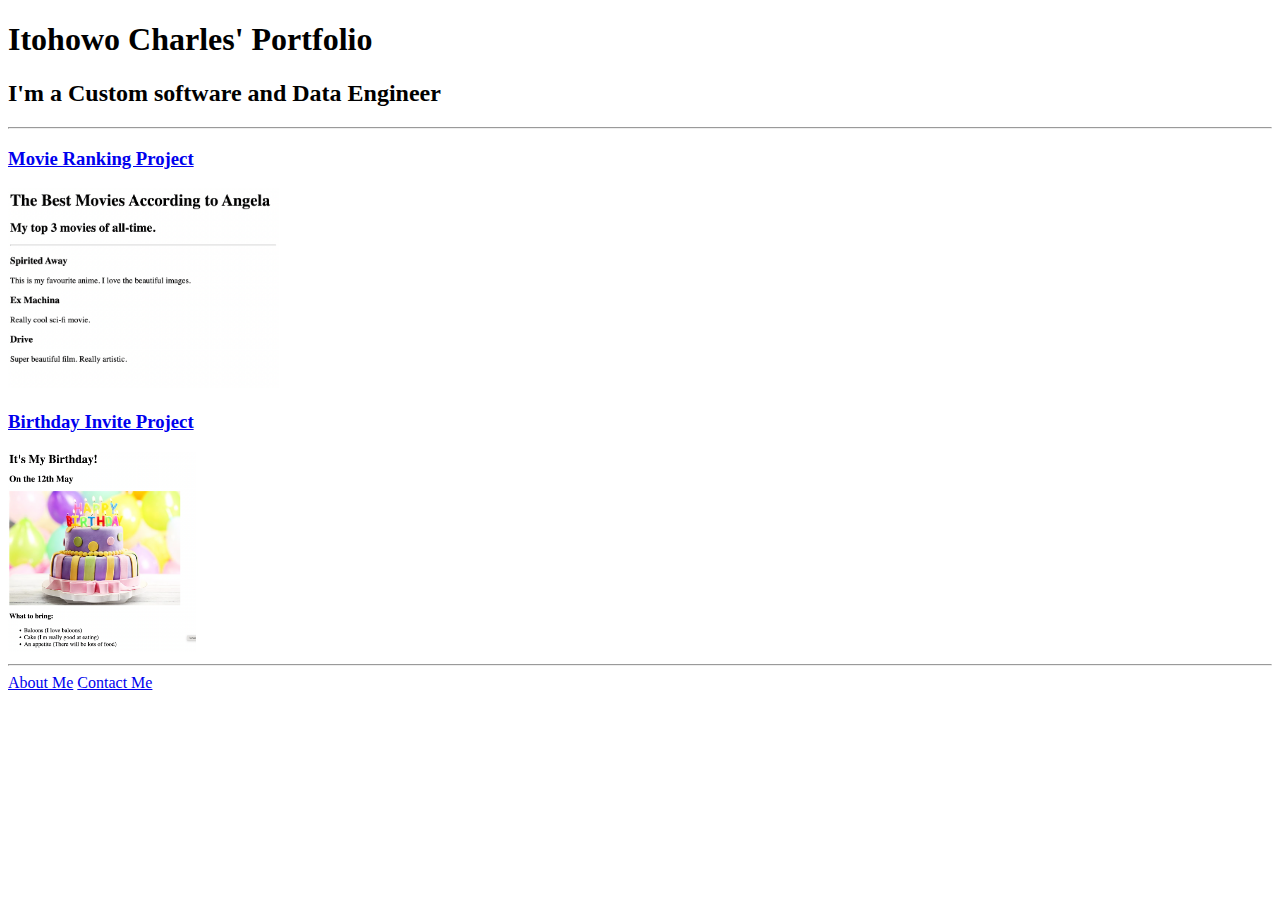
<file: index.html>
<!DOCTYPE html>
<html lang="en">
<head>
    <meta charset="UTF-8">
    <meta name="viewport" content="width=device-width, initial-scale=1.0">
    <title>Document</title>
</head>
<body>
    <h1>Itohowo Charles' Portfolio</h1>
    <h2>I'm a Custom software and Data Engineer </h2>
    <hr />
    <h3><a href="./public/movie-ranking.html">Movie Ranking Project</a></h3>
    <img src="./assets/images/movie-ranking.png" height="200" alt="movie ranking project preview"/>
    <h3><a href="./public/birthday-invite.html">Birthday Invite Project</a></h3>
    <img src="./assets/images/birthday-invite.png" height="200" alt="birthday invite project preview"/>
    <hr />
    <a href="./public/about.html">About Me</a>
    <a href="./public/contact.html">Contact Me</a>
  </body>
  
  </html>
</file>
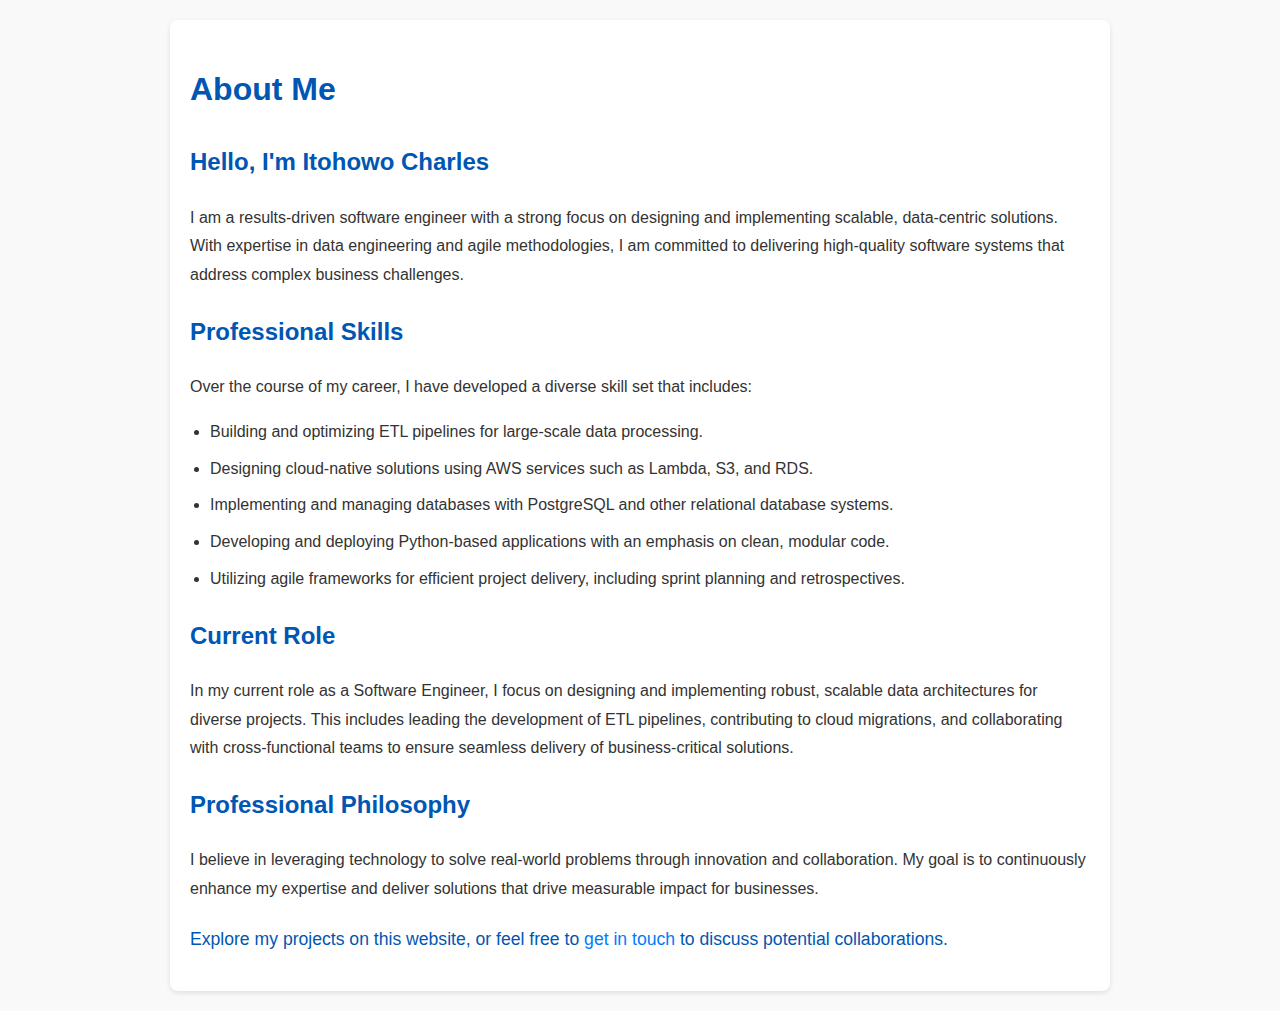
<file: public/about.html>
<!DOCTYPE html>
<html lang="en">
<head>
    <meta charset="UTF-8">
    <meta name="viewport" content="width=device-width, initial-scale=1.0">
    <title>About Me - Itohowo Charles</title>
    <style>
        body {
            font-family: Arial, sans-serif;
            line-height: 1.8;
            margin: 20px;
            color: #333;
            background-color: #f9f9f9;
        }
        h1, h2 {
            color: #0056b3;
        }
        .about-me {
            max-width: 900px;
            margin: 0 auto;
            background: #fff;
            padding: 20px;
            border-radius: 8px;
            box-shadow: 0 2px 5px rgba(0, 0, 0, 0.1);
        }
        p {
            margin-bottom: 16px;
        }
        ul {
            margin: 16px 0;
            padding-left: 20px;
        }
        ul li {
            margin-bottom: 8px;
        }
        .cta {
            margin-top: 20px;
            font-size: 1.1em;
            color: #0056b3;
        }
        a {
            color: #007bff;
            text-decoration: none;
        }
        a:hover {
            text-decoration: underline;
        }
    </style>
</head>
<body>
    <div class="about-me">
        <h1>About Me</h1>
        <h2>Hello, I'm Itohowo Charles</h2>
        <p>
            I am a results-driven software engineer with a strong focus on designing and implementing scalable, data-centric solutions. 
            With expertise in data engineering and agile methodologies, I am committed to delivering high-quality software systems that 
            address complex business challenges.
        </p>
        <h2>Professional Skills</h2>
        <p>Over the course of my career, I have developed a diverse skill set that includes:</p>
        <ul>
            <li>Building and optimizing ETL pipelines for large-scale data processing.</li>
            <li>Designing cloud-native solutions using AWS services such as Lambda, S3, and RDS.</li>
            <li>Implementing and managing databases with PostgreSQL and other relational database systems.</li>
            <li>Developing and deploying Python-based applications with an emphasis on clean, modular code.</li>
            <li>Utilizing agile frameworks for efficient project delivery, including sprint planning and retrospectives.</li>
        </ul>
        <h2>Current Role</h2>
        <p>
            In my current role as a Software Engineer, I focus on designing and implementing robust, scalable 
            data architectures for diverse projects. This includes leading the development of ETL pipelines, contributing 
            to cloud migrations, and collaborating with cross-functional teams to ensure seamless delivery of business-critical solutions.
        </p>
        <h2>Professional Philosophy</h2>
        <p>
            I believe in leveraging technology to solve real-world problems through innovation and collaboration. My goal is 
            to continuously enhance my expertise and deliver solutions that drive measurable impact for businesses.
        </p>
        <p class="cta">
            Explore my projects on this website, or feel free to <a href="mailto:itohowo.charles@example.com">get in touch</a> to discuss potential collaborations.
        </p>
    </div>
</body>
</html>
</file>
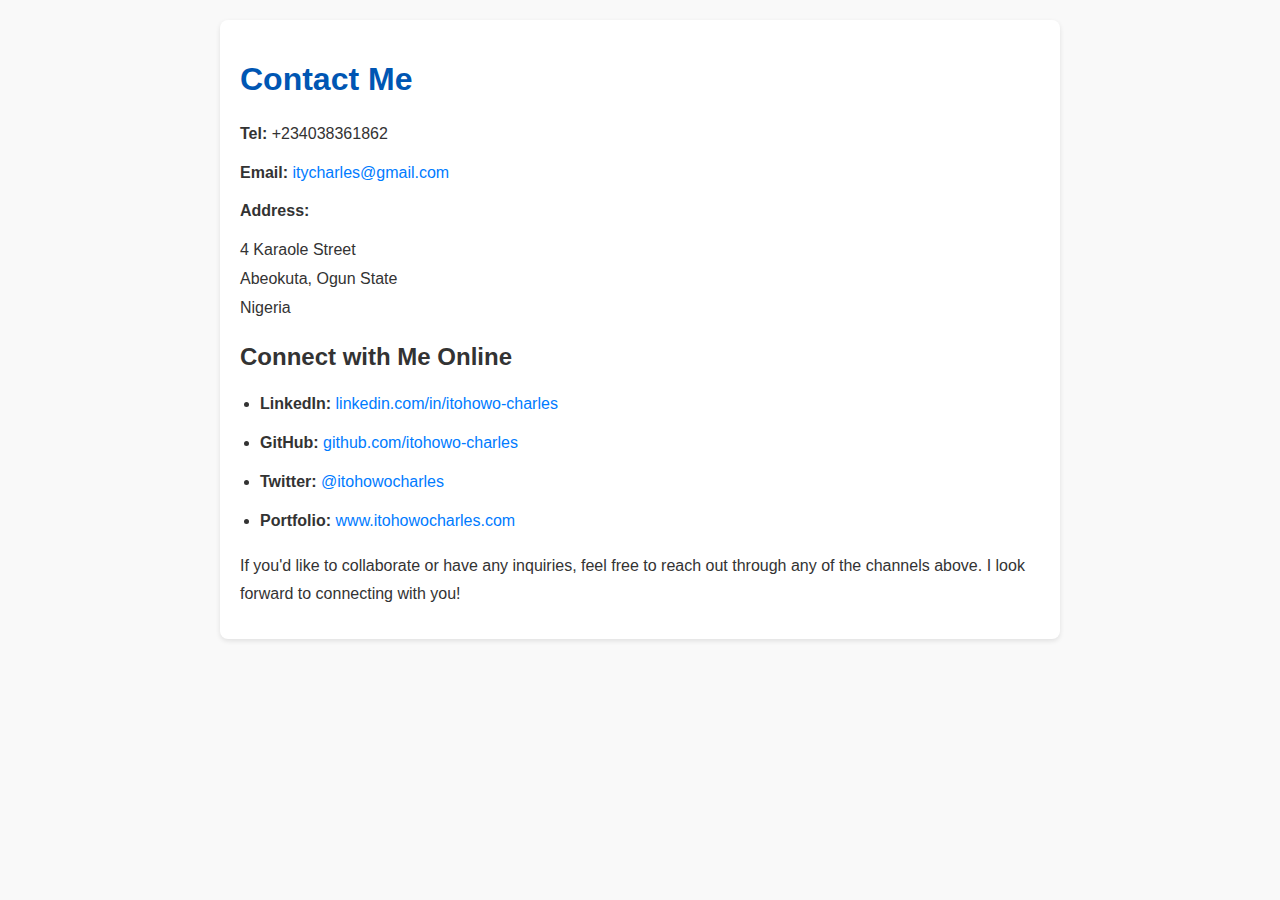
<file: public/contact.html>
<!DOCTYPE html>
<html lang="en">
<head>
    <meta charset="UTF-8">
    <meta name="viewport" content="width=device-width, initial-scale=1.0">
    <title>Contact Me</title>
    <style>
        body {
            font-family: Arial, sans-serif;
            margin: 20px;
            background-color: #f9f9f9;
            color: #333;
        }
        h1 {
            color: #0056b3;
        }
        .contact-section {
            max-width: 800px;
            margin: 0 auto;
            background: #fff;
            padding: 20px;
            border-radius: 8px;
            box-shadow: 0 2px 5px rgba(0, 0, 0, 0.1);
        }
        p, li {
            line-height: 1.8;
            margin: 10px 0;
        }
        ul {
            padding-left: 20px;
        }
        a {
            color: #007bff;
            text-decoration: none;
        }
        a:hover {
            text-decoration: underline;
        }
    </style>
</head>
<body>
    <div class="contact-section">
        <h1>Contact Me</h1>
        <p><strong>Tel:</strong> +234038361862</p>
        <p><strong>Email:</strong> <a href="mailto:itycharles@gmail.com">itycharles@gmail.com</a></p>
        <p><strong>Address:</strong></p>
        <p>
            4 Karaole Street<br>
            Abeokuta, Ogun State<br>
            Nigeria
        </p>
        <h2>Connect with Me Online</h2>
        <ul>
            <li><strong>LinkedIn:</strong> <a href="https://linkedin.com/in/itohowo-charles" target="_blank">linkedin.com/in/itohowo-charles</a></li>
            <li><strong>GitHub:</strong> <a href="https://github.com/itohowo-charles" target="_blank">github.com/itohowo-charles</a></li>
            <li><strong>Twitter:</strong> <a href="https://twitter.com/itohowocharles" target="_blank">@itohowocharles</a></li>
            <li><strong>Portfolio:</strong> <a href="https://itycharles.github.io/html-portfolio/" target="_blank">www.itohowocharles.com</a></li>
        </ul>
        <p>If you'd like to collaborate or have any inquiries, feel free to reach out through any of the channels above. I look forward to connecting with you!</p>
    </div>
</body>
</html>
</file>
